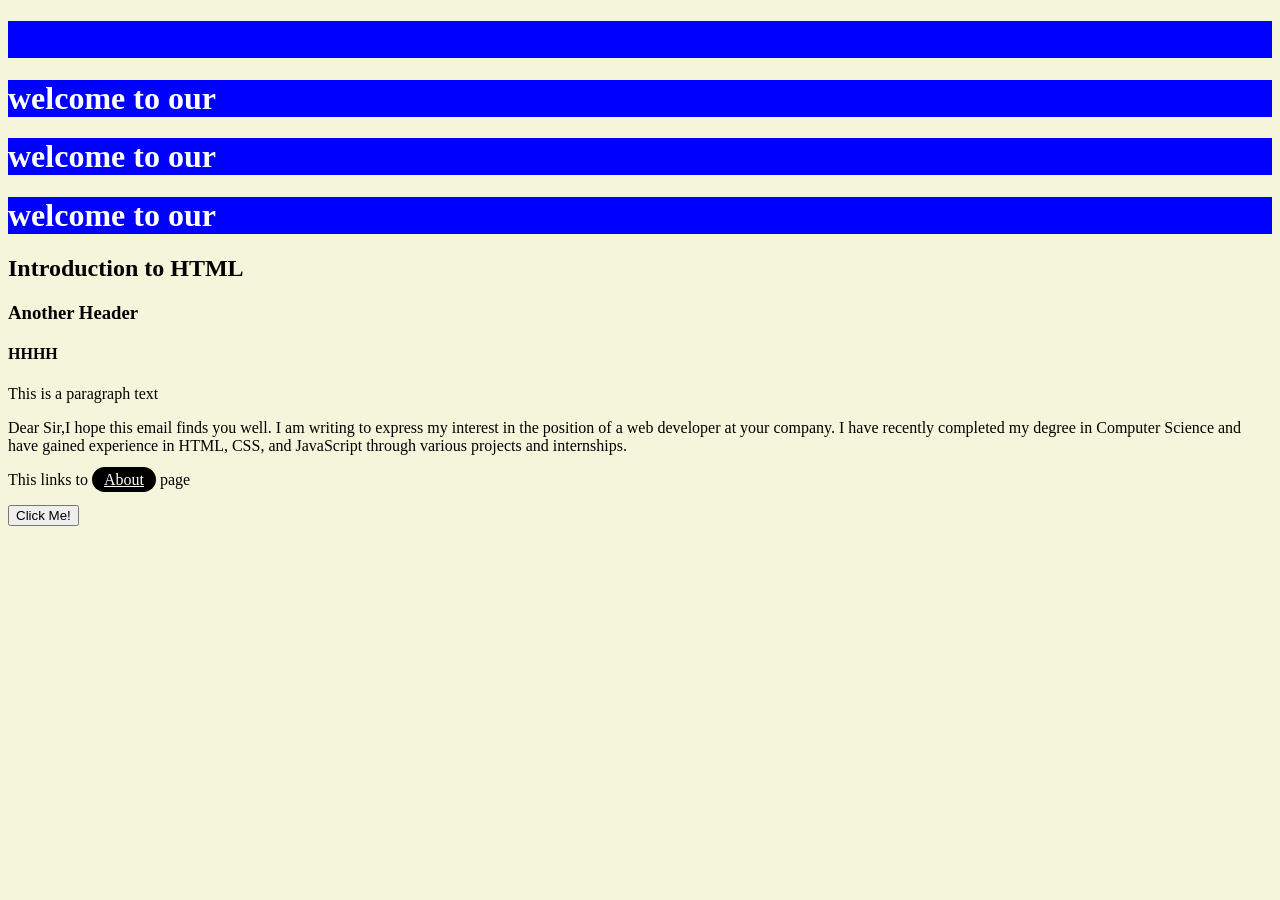
<file: index.html>
<!DOCTYPE html>
<html lang="en">

<head>
  <link rel="stylesheet" href="styles.css">

  <meta charset="UTF-8">
  <meta name="viewport" content="width=device-width, initial-scale=1.0">
  <title>My First Website</title>

</head>

<!--  
this is the body of the website that handle
-->

<body>
  <!-- for comments, use ctrl + / -->
  
  <!-- this is an example of inline styliing in html  -->
  <h1 class="first" id="first">welcome to our class</h1>

  <h1 >welcome to our </h1>
  <h1>welcome to our </h1>
  <h1>welcome to our </h1>

  <h2>Introduction to HTML</h2>
  <h3>Another Header</h3>
  <h4>HHHH</h4>
  <p>This is a paragraph text</p>

  <!-- trying a paragraph -->

  <p>
    Dear Sir,I hope this email finds you well. I am writing to express my interest in the position of a web developer at your company. I have recently completed my degree in Computer Science and have gained experience in HTML, CSS, and JavaScript through various projects and internships.
  </p>

<!-- your comment does not run -->

<p>This links to 
  <a  class="button" 
      href="about.html"
      >About</a> 
  page
</p>

<button>Click Me!</button>

</body>

</html>

<!-- CSS Notes

1. Inline Styling: inside your html elements using style attribute
2. using <style> tag in the head section
3. external syling
-->
</file>
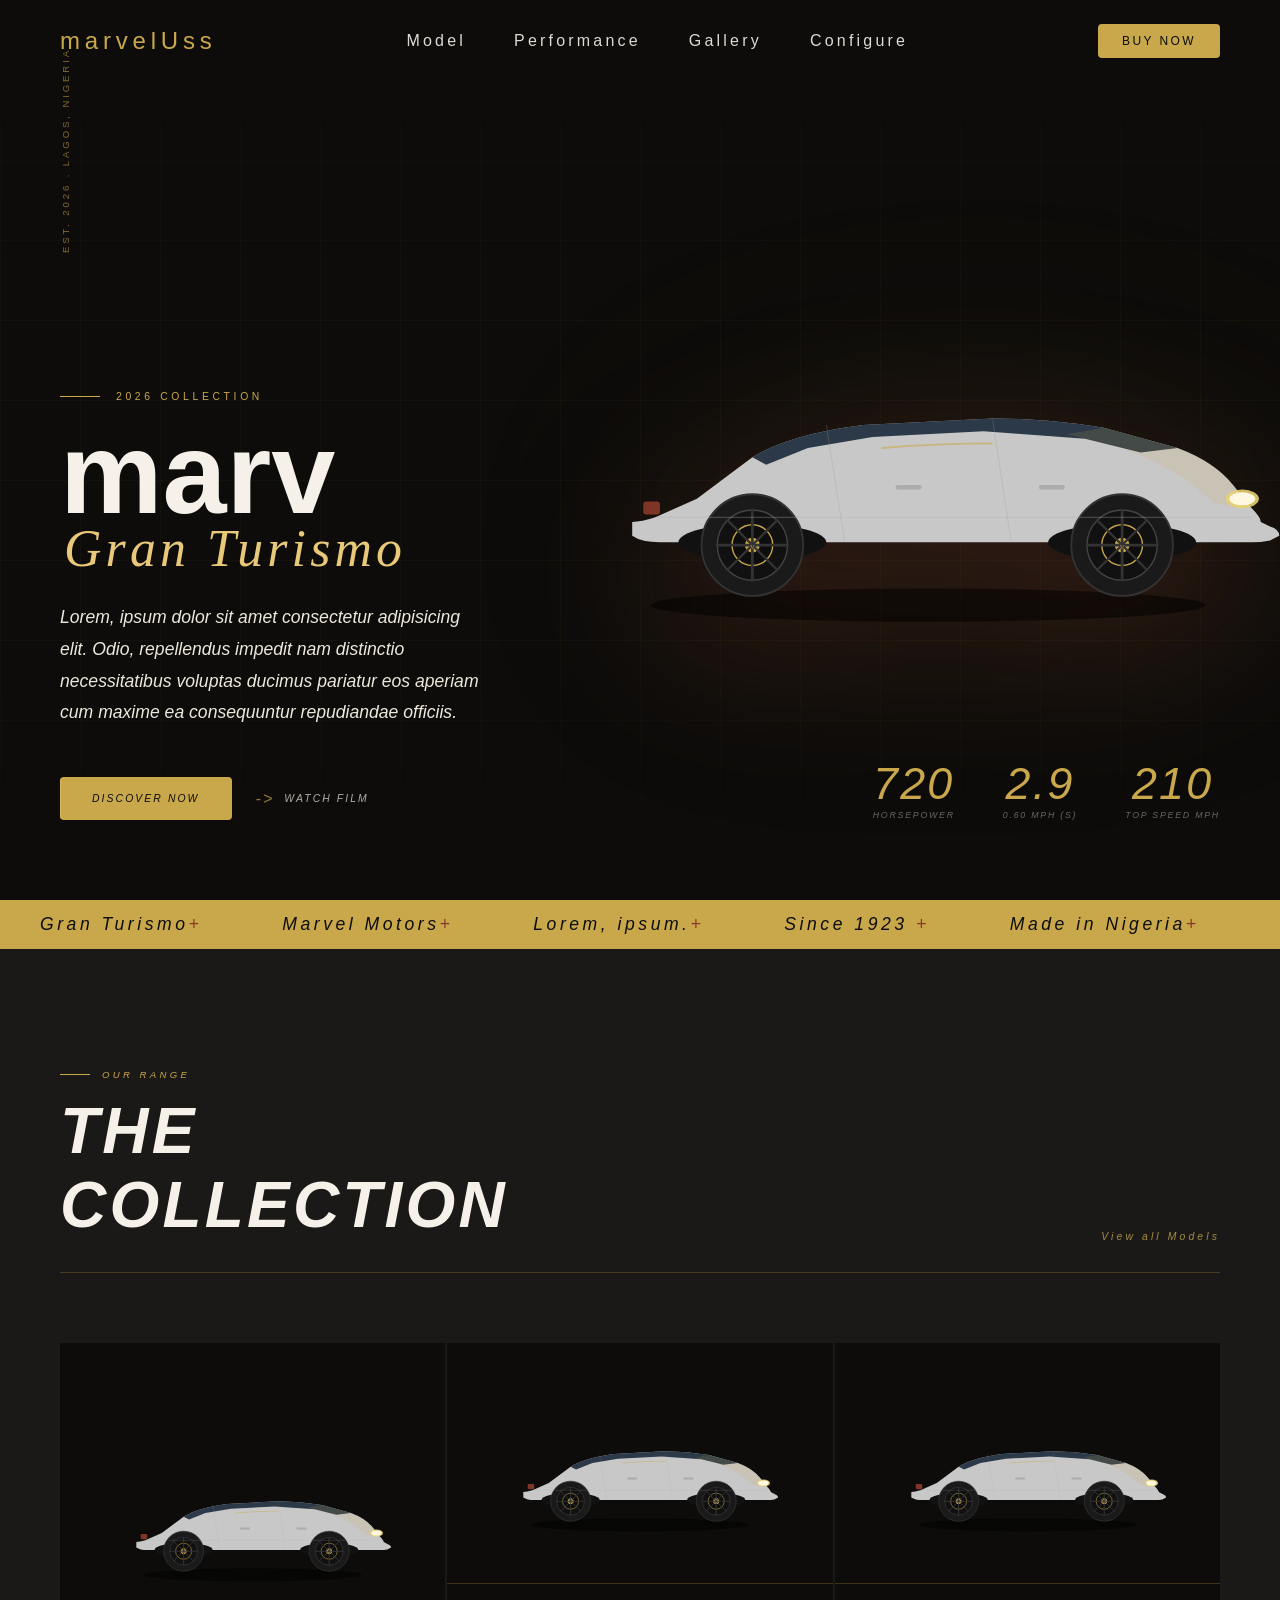
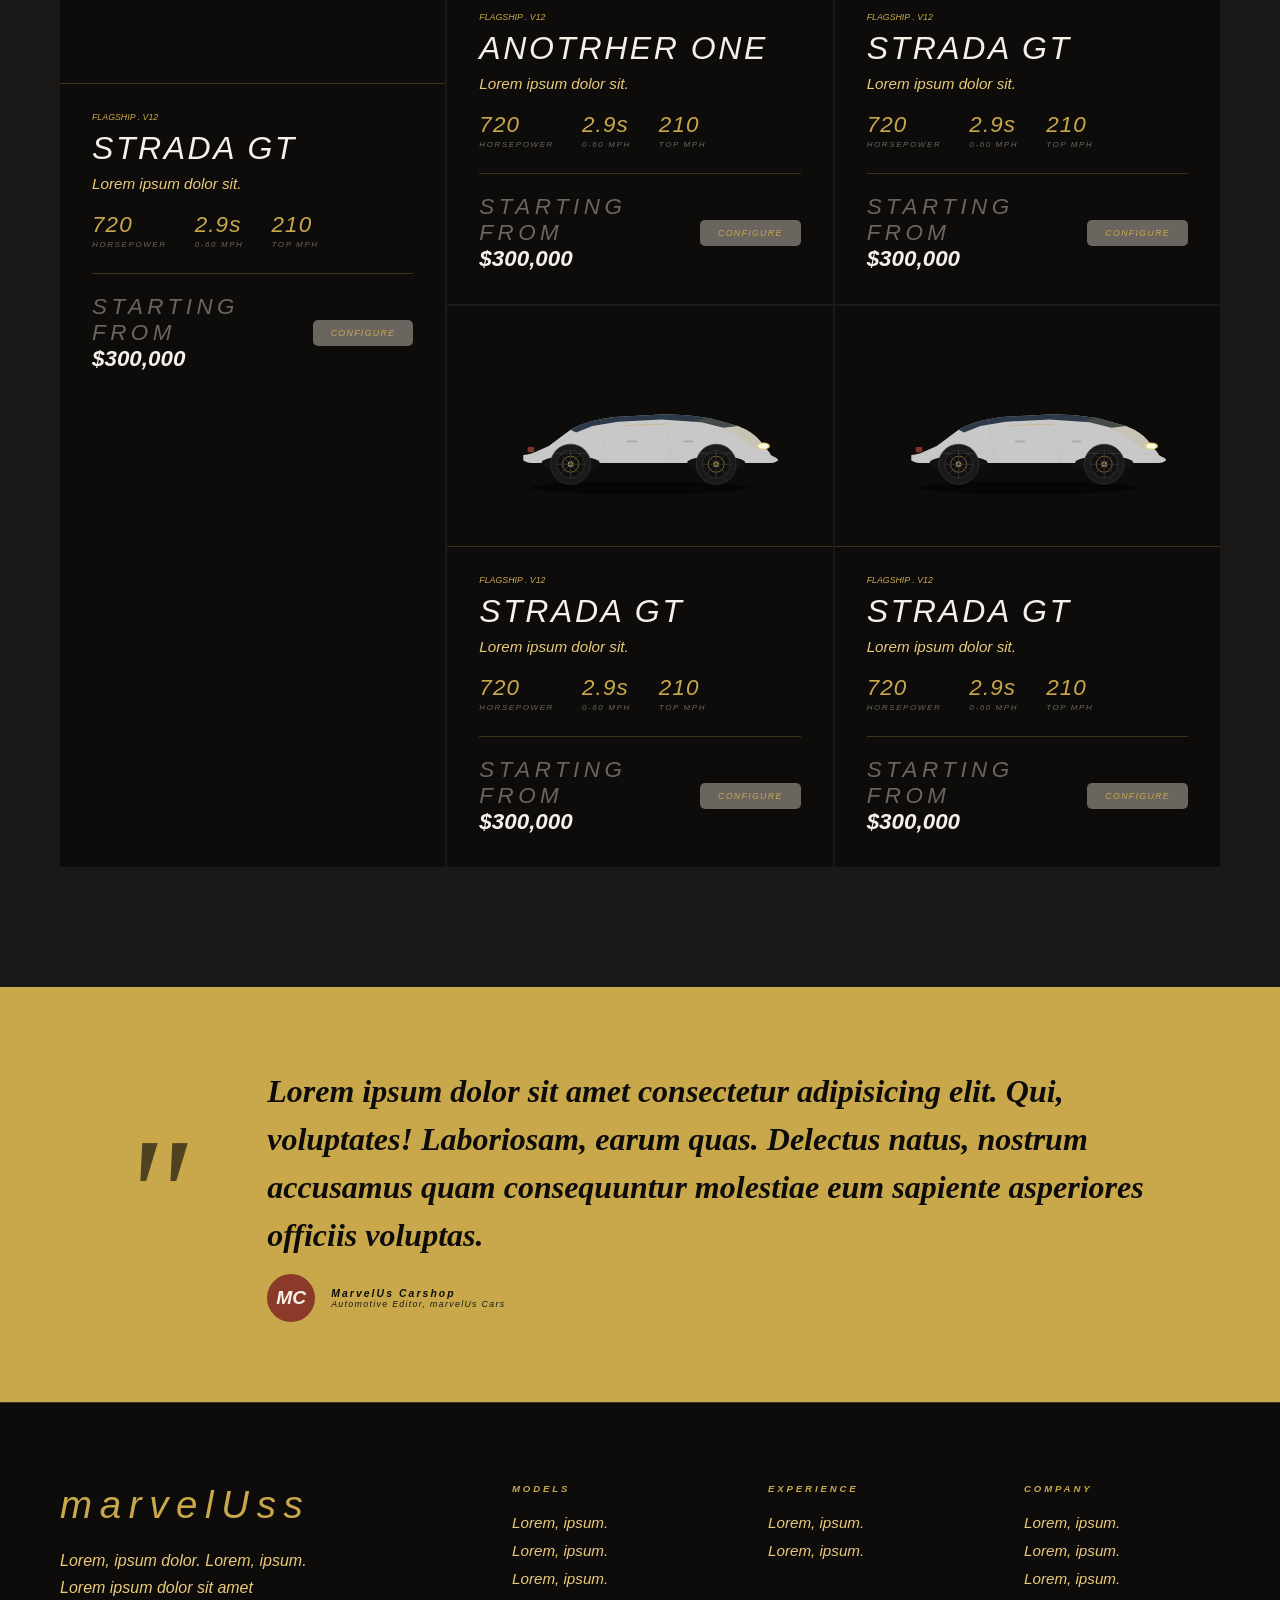
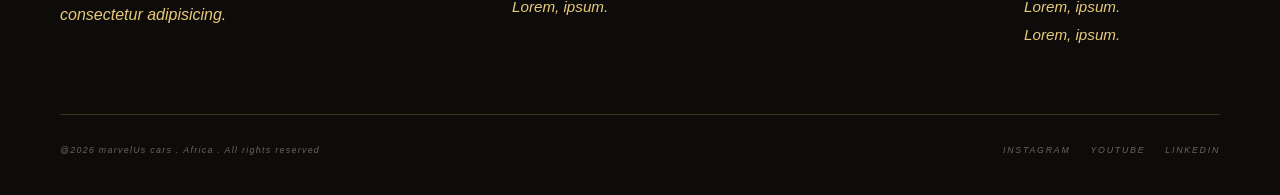
<file: car_website/index.html>
<!DOCTYPE html>
<html lang="en">

<head>
  <meta charset="UTF-8">
  <meta name="viewport" content="width=device-width, initial-scale=1.0">
  <title>marvelUs Car Shop</title>

  <!-- my homepage style sheet -->
  <link rel="stylesheet" href="./styles/style.css">
</head>

<body>

  <!-- nav -->
  <nav>
    <!-- logo -->
    <a class="nav-logo" href="#">marvelUss</a>

    <!-- navigation links /nav links -->
    <ul class="nav-links">
      <li>
        <a href="">Model</a>
      </li>
      <li>
        <a href="">Performance</a>
      </li>
      <li>
        <a href="">Gallery</a>
      </li>
      <li>
        <a href="">Configure</a>
      </li>
    </ul>

    <a class="nav-cta" href="">Buy Now</a>
  </nav>

  <!-- hero -->
  <section class="hero">
    <div class="hero-bg"></div>
    <div class="hero-grid"></div>

    <span class="hero-tag">Est. 2026 . lagos, Nigeria</span>

    <!-- our car -->
    <div class="hero-car">
      <svg viewBox="0 0 900 400" xmlns="http://www.w3.org/2000/svg" class="car-svg">
        <!-- Shadow -->
        <ellipse cx="450" cy="370" rx="300" ry="18" fill="rgba(0,0,0,0.5)" />
        <!-- Body -->
        <path
          d="M130 280 Q140 280 155 275 L200 255 L260 210 Q300 185 380 175 L520 168 Q580 168 640 178 L720 200 Q760 215 780 240 L800 265 Q810 275 810 280 L820 285 Q830 288 830 295 L820 300 Q810 302 800 302 L160 302 Q140 302 130 295 Z"
          fill="#c8c8c8" />
        <!-- Glass top -->
        <path
          d="M260 210 Q300 185 380 175 L520 168 Q580 168 640 178 L720 200 L680 205 L620 190 L510 182 L390 188 L320 200 L275 218 Z"
          fill="#1a2a3a" opacity="0.9" />
        <!-- Hood stripe gold -->
        <path d="M640 178 L720 200 Q760 215 780 240 L800 265 L760 260 L730 235 Q700 215 660 200 L600 185 Z"
          fill="#c9a84c" opacity="0.15" />
        <!-- Wheel arches -->
        <ellipse cx="260" cy="302" rx="80" ry="20" fill="#111" />
        <ellipse cx="660" cy="302" rx="80" ry="20" fill="#111" />
        <!-- Wheels back -->
        <circle cx="260" cy="305" r="55" fill="#1a1a1a" stroke="#333" stroke-width="2" />
        <circle cx="260" cy="305" r="38" fill="#111" stroke="#444" stroke-width="1.5" />
        <circle cx="260" cy="305" r="22" fill="#0d0d0d" stroke="#c9a84c" stroke-width="1.5" />
        <circle cx="260" cy="305" r="8" fill="#c9a84c" />
        <!-- Spokes back -->
        <line x1="260" y1="267" x2="260" y2="343" stroke="#333" stroke-width="3" stroke-linecap="round" />
        <line x1="222" y1="305" x2="298" y2="305" stroke="#333" stroke-width="3" stroke-linecap="round" />
        <line x1="233" y1="278" x2="287" y2="332" stroke="#333" stroke-width="2.5" stroke-linecap="round" />
        <line x1="287" y1="278" x2="233" y2="332" stroke="#333" stroke-width="2.5" stroke-linecap="round" />
        <!-- Wheels front -->
        <circle cx="660" cy="305" r="55" fill="#1a1a1a" stroke="#333" stroke-width="2" />
        <circle cx="660" cy="305" r="38" fill="#111" stroke="#444" stroke-width="1.5" />
        <circle cx="660" cy="305" r="22" fill="#0d0d0d" stroke="#c9a84c" stroke-width="1.5" />
        <circle cx="660" cy="305" r="8" fill="#c9a84c" />
        <!-- Spokes front -->
        <line x1="660" y1="267" x2="660" y2="343" stroke="#333" stroke-width="3" stroke-linecap="round" />
        <line x1="622" y1="305" x2="698" y2="305" stroke="#333" stroke-width="3" stroke-linecap="round" />
        <line x1="633" y1="278" x2="687" y2="332" stroke="#333" stroke-width="2.5" stroke-linecap="round" />
        <line x1="687" y1="278" x2="633" y2="332" stroke="#333" stroke-width="2.5" stroke-linecap="round" />
        <!-- Side detail -->
        <path d="M155 275 L800 275" stroke="#b0b0b0" stroke-width="1.5" opacity="0.3" />
        <path d="M400 200 Q460 195 520 195" stroke="#c9a84c" stroke-width="2" opacity="0.6" fill="none" />
        <!-- Headlight -->
        <ellipse cx="790" cy="255" rx="18" ry="10" fill="#e8d070" opacity="0.9" />
        <ellipse cx="790" cy="255" rx="14" ry="7" fill="#fff8e0" />
        <!-- Tail light -->
        <rect x="142" y="258" width="18" height="14" rx="3" fill="#8b3a2a" opacity="0.9" />
        <!-- Door lines -->
        <path d="M340 175 L360 302" stroke="#999" stroke-width="1" opacity="0.3" fill="none" />
        <path d="M520 170 L540 302" stroke="#999" stroke-width="1" opacity="0.3" fill="none" />
        <!-- Door handles -->
        <rect x="415" y="240" width="28" height="5" rx="2.5" fill="#999" opacity="0.6" />
        <rect x="570" y="240" width="28" height="5" rx="2.5" fill="#999" opacity="0.6" />
        <!-- Logo on wheel center -->
        <text x="260" y="309" text-anchor="middle" font-size="7" fill="#c9a84c" font-family="Georgia">V</text>
        <text x="660" y="309" text-anchor="middle" font-size="7" fill="#c9a84c" font-family="Georgia">V</text>
      </svg>
    </div>

    <!-- hero content -->
    <div class="hero-content">
      <div class="hero-eyebrow">2026 Collection</div>
      <h1 class="hero-title">marv<em>Gran Turismo</>
      </h1>
      <p class="hero-desc">Lorem, ipsum dolor sit amet consectetur adipisicing elit. Odio, repellendus impedit nam
        distinctio necessitatibus voluptas ducimus pariatur eos aperiam cum maxime ea consequuntur repudiandae officiis.
      </p>

      <!-- actions -->
      <div class="hero-actions">
        <a class="btn-primary" href="#"><span>Discover Now</span></a>
        <a class="btn-secondary" href="#">Watch Film</a>
      </div>
    </div>

    <!-- stats -->
    <div class="hero-stats">

      <div class="stat-item">
        <span class="stat-num">720</span>
        <span class="stat-label">Horsepower</span>
      </div>

      <div class="stat-item">
        <span class="stat-num">2.9</span>
        <span class="stat-label">0.60 mph (s)</span>
      </div>

      <div class="stat-item">
        <span class="stat-num">210</span>
        <span class="stat-label">Top Speed mph</span>
      </div>

    </div>

  </section>


  <!-- marquee -->
  <div class="marquee-strip">
    <div class="marquee-inner">
      <span class="marquee-item">Gran Turismo<span class="marquee-dot">+</span> </span>
      <span class="marquee-item">Marvel Motors<span class="marquee-dot">+</span> </span>
      <span class="marquee-item">Lorem, ipsum.<span class="marquee-dot">+</span> </span>
      <span class="marquee-item">Since 1923 <span class="marquee-dot">+</span> </span>
      <span class="marquee-item">Made in Nigeria<span class="marquee-dot">+</span> </span>
      <span class="marquee-item">Gran Turismo<span class="marquee-dot">+</span> </span>
      <span class="marquee-item">Marvel Motors<span class="marquee-dot">+</span> </span>
      <span class="marquee-item">Lorem, ipsum.<span class="marquee-dot">+</span> </span>
      <span class="marquee-item">Made in Nigeria<span class="marquee-dot">+</span> </span>
      <span class="marquee-item">Gran Turismo<span class="marquee-dot">+</span> </span>
      <span class="marquee-item">Marvel Motors<span class="marquee-dot">+</span> </span>
      <span class="marquee-item">Lorem, ipsum.<span class="marquee-dot">+</span> </span>
      <span class="marquee-item">Since 1923<span class="marquee-dot">+</span> </span>
    </div>
  </div>


  <!-- cars {models} section -->
  <section class="models">

    <div class="section-header">
      <div>
        <div class="section-label">Our Range</div>
        <h2 class="section-title">THE <br> COLLECTION</h2>
      </div>
      <a href="#" class="section-link">View all Models</a>
    </div>

    <div class="models-grid">

      <!-- first card- Large -->
      <div class="model-card">
        <div class="model-visual">
          <div class="model-bg bg-1"></div>

          <!-- importing car SVG -->
          <svg viewBox="0 0 900 400" xmlns="http://www.w3.org/2000/svg" class="car-svg another-class ">
            <!-- Shadow -->
            <ellipse cx="450" cy="370" rx="300" ry="18" fill="rgba(0,0,0,0.5)" />
            <!-- Body -->
            <path
              d="M130 280 Q140 280 155 275 L200 255 L260 210 Q300 185 380 175 L520 168 Q580 168 640 178 L720 200 Q760 215 780 240 L800 265 Q810 275 810 280 L820 285 Q830 288 830 295 L820 300 Q810 302 800 302 L160 302 Q140 302 130 295 Z"
              fill="#c8c8c8" />
            <!-- Glass top -->
            <path
              d="M260 210 Q300 185 380 175 L520 168 Q580 168 640 178 L720 200 L680 205 L620 190 L510 182 L390 188 L320 200 L275 218 Z"
              fill="#1a2a3a" opacity="0.9" />
            <!-- Hood stripe gold -->
            <path d="M640 178 L720 200 Q760 215 780 240 L800 265 L760 260 L730 235 Q700 215 660 200 L600 185 Z"
              fill="#c9a84c" opacity="0.15" />
            <!-- Wheel arches -->
            <ellipse cx="260" cy="302" rx="80" ry="20" fill="#111" />
            <ellipse cx="660" cy="302" rx="80" ry="20" fill="#111" />
            <!-- Wheels back -->
            <circle cx="260" cy="305" r="55" fill="#1a1a1a" stroke="#333" stroke-width="2" />
            <circle cx="260" cy="305" r="38" fill="#111" stroke="#444" stroke-width="1.5" />
            <circle cx="260" cy="305" r="22" fill="#0d0d0d" stroke="#c9a84c" stroke-width="1.5" />
            <circle cx="260" cy="305" r="8" fill="#c9a84c" />
            <!-- Spokes back -->
            <line x1="260" y1="267" x2="260" y2="343" stroke="#333" stroke-width="3" stroke-linecap="round" />
            <line x1="222" y1="305" x2="298" y2="305" stroke="#333" stroke-width="3" stroke-linecap="round" />
            <line x1="233" y1="278" x2="287" y2="332" stroke="#333" stroke-width="2.5" stroke-linecap="round" />
            <line x1="287" y1="278" x2="233" y2="332" stroke="#333" stroke-width="2.5" stroke-linecap="round" />
            <!-- Wheels front -->
            <circle cx="660" cy="305" r="55" fill="#1a1a1a" stroke="#333" stroke-width="2" />
            <circle cx="660" cy="305" r="38" fill="#111" stroke="#444" stroke-width="1.5" />
            <circle cx="660" cy="305" r="22" fill="#0d0d0d" stroke="#c9a84c" stroke-width="1.5" />
            <circle cx="660" cy="305" r="8" fill="#c9a84c" />
            <!-- Spokes front -->
            <line x1="660" y1="267" x2="660" y2="343" stroke="#333" stroke-width="3" stroke-linecap="round" />
            <line x1="622" y1="305" x2="698" y2="305" stroke="#333" stroke-width="3" stroke-linecap="round" />
            <line x1="633" y1="278" x2="687" y2="332" stroke="#333" stroke-width="2.5" stroke-linecap="round" />
            <line x1="687" y1="278" x2="633" y2="332" stroke="#333" stroke-width="2.5" stroke-linecap="round" />
            <!-- Side detail -->
            <path d="M155 275 L800 275" stroke="#b0b0b0" stroke-width="1.5" opacity="0.3" />
            <path d="M400 200 Q460 195 520 195" stroke="#c9a84c" stroke-width="2" opacity="0.6" fill="none" />
            <!-- Headlight -->
            <ellipse cx="790" cy="255" rx="18" ry="10" fill="#e8d070" opacity="0.9" />
            <ellipse cx="790" cy="255" rx="14" ry="7" fill="#fff8e0" />
            <!-- Tail light -->
            <rect x="142" y="258" width="18" height="14" rx="3" fill="#8b3a2a" opacity="0.9" />
            <!-- Door lines -->
            <path d="M340 175 L360 302" stroke="#999" stroke-width="1" opacity="0.3" fill="none" />
            <path d="M520 170 L540 302" stroke="#999" stroke-width="1" opacity="0.3" fill="none" />
            <!-- Door handles -->
            <rect x="415" y="240" width="28" height="5" rx="2.5" fill="#999" opacity="0.6" />
            <rect x="570" y="240" width="28" height="5" rx="2.5" fill="#999" opacity="0.6" />
            <!-- Logo on wheel center -->
            <text x="260" y="309" text-anchor="middle" font-size="7" fill="#c9a84c" font-family="Georgia">V</text>
            <text x="660" y="309" text-anchor="middle" font-size="7" fill="#c9a84c" font-family="Georgia">V</text>
          </svg>

        </div>

        <div class="model-info">
          <!-- badge, name, price, stats, amount -->
          <div class="model-badge">Flagship . V12</div>
          <div class="model-name">STRADA GT</div>
          <div class="model-tagline">Lorem ipsum dolor sit.</div>

          <div class="model-specs">

            <!-- we have three specs -->
            <div class="spec">
              <div class="spec-val">720</div>
              <div class="spec-key">Horsepower</div>
            </div>

            <div class="spec">
              <div class="spec-val">2.9s</div>
              <div class="spec-key">0-60 mph</div>
            </div>

            <div class="spec">
              <div class="spec-val">210</div>
              <div class="spec-key">Top mph</div>
            </div>

          </div>

          <div class="model-price">
            <div>
              <div class="price-label">starting from</div>
              <div class="price-val">$300,000</div>
            </div>
            <a href="#" class="price-btn">configure</a>
          </div>
        </div>

      </div>

      <!-- second card -->
      <div class="model-card">
        <div class="model-visual">
          <div class="model-bg bg-2"></div>

          <!-- importing car SVG -->
          <svg viewBox="0 0 900 400" xmlns="http://www.w3.org/2000/svg" class="car-svg another-class ">
            <!-- Shadow -->
            <ellipse cx="450" cy="370" rx="300" ry="18" fill="rgba(0,0,0,0.5)" />
            <!-- Body -->
            <path
              d="M130 280 Q140 280 155 275 L200 255 L260 210 Q300 185 380 175 L520 168 Q580 168 640 178 L720 200 Q760 215 780 240 L800 265 Q810 275 810 280 L820 285 Q830 288 830 295 L820 300 Q810 302 800 302 L160 302 Q140 302 130 295 Z"
              fill="#c8c8c8" />
            <!-- Glass top -->
            <path
              d="M260 210 Q300 185 380 175 L520 168 Q580 168 640 178 L720 200 L680 205 L620 190 L510 182 L390 188 L320 200 L275 218 Z"
              fill="#1a2a3a" opacity="0.9" />
            <!-- Hood stripe gold -->
            <path d="M640 178 L720 200 Q760 215 780 240 L800 265 L760 260 L730 235 Q700 215 660 200 L600 185 Z"
              fill="#c9a84c" opacity="0.15" />
            <!-- Wheel arches -->
            <ellipse cx="260" cy="302" rx="80" ry="20" fill="#111" />
            <ellipse cx="660" cy="302" rx="80" ry="20" fill="#111" />
            <!-- Wheels back -->
            <circle cx="260" cy="305" r="55" fill="#1a1a1a" stroke="#333" stroke-width="2" />
            <circle cx="260" cy="305" r="38" fill="#111" stroke="#444" stroke-width="1.5" />
            <circle cx="260" cy="305" r="22" fill="#0d0d0d" stroke="#c9a84c" stroke-width="1.5" />
            <circle cx="260" cy="305" r="8" fill="#c9a84c" />
            <!-- Spokes back -->
            <line x1="260" y1="267" x2="260" y2="343" stroke="#333" stroke-width="3" stroke-linecap="round" />
            <line x1="222" y1="305" x2="298" y2="305" stroke="#333" stroke-width="3" stroke-linecap="round" />
            <line x1="233" y1="278" x2="287" y2="332" stroke="#333" stroke-width="2.5" stroke-linecap="round" />
            <line x1="287" y1="278" x2="233" y2="332" stroke="#333" stroke-width="2.5" stroke-linecap="round" />
            <!-- Wheels front -->
            <circle cx="660" cy="305" r="55" fill="#1a1a1a" stroke="#333" stroke-width="2" />
            <circle cx="660" cy="305" r="38" fill="#111" stroke="#444" stroke-width="1.5" />
            <circle cx="660" cy="305" r="22" fill="#0d0d0d" stroke="#c9a84c" stroke-width="1.5" />
            <circle cx="660" cy="305" r="8" fill="#c9a84c" />
            <!-- Spokes front -->
            <line x1="660" y1="267" x2="660" y2="343" stroke="#333" stroke-width="3" stroke-linecap="round" />
            <line x1="622" y1="305" x2="698" y2="305" stroke="#333" stroke-width="3" stroke-linecap="round" />
            <line x1="633" y1="278" x2="687" y2="332" stroke="#333" stroke-width="2.5" stroke-linecap="round" />
            <line x1="687" y1="278" x2="633" y2="332" stroke="#333" stroke-width="2.5" stroke-linecap="round" />
            <!-- Side detail -->
            <path d="M155 275 L800 275" stroke="#b0b0b0" stroke-width="1.5" opacity="0.3" />
            <path d="M400 200 Q460 195 520 195" stroke="#c9a84c" stroke-width="2" opacity="0.6" fill="none" />
            <!-- Headlight -->
            <ellipse cx="790" cy="255" rx="18" ry="10" fill="#e8d070" opacity="0.9" />
            <ellipse cx="790" cy="255" rx="14" ry="7" fill="#fff8e0" />
            <!-- Tail light -->
            <rect x="142" y="258" width="18" height="14" rx="3" fill="#8b3a2a" opacity="0.9" />
            <!-- Door lines -->
            <path d="M340 175 L360 302" stroke="#999" stroke-width="1" opacity="0.3" fill="none" />
            <path d="M520 170 L540 302" stroke="#999" stroke-width="1" opacity="0.3" fill="none" />
            <!-- Door handles -->
            <rect x="415" y="240" width="28" height="5" rx="2.5" fill="#999" opacity="0.6" />
            <rect x="570" y="240" width="28" height="5" rx="2.5" fill="#999" opacity="0.6" />
            <!-- Logo on wheel center -->
            <text x="260" y="309" text-anchor="middle" font-size="7" fill="#c9a84c" font-family="Georgia">V</text>
            <text x="660" y="309" text-anchor="middle" font-size="7" fill="#c9a84c" font-family="Georgia">V</text>
          </svg>

        </div>

        <div class="model-info">
          <!-- badge, name, price, stats, amount -->
          <div class="model-badge">Flagship . V12</div>
          <div class="model-name">ANOTRHER ONE</div>
          <div class="model-tagline">Lorem ipsum dolor sit.</div>

          <div class="model-specs">

            <!-- we have three specs -->
            <div class="spec">
              <div class="spec-val">720</div>
              <div class="spec-key">Horsepower</div>
            </div>

            <div class="spec">
              <div class="spec-val">2.9s</div>
              <div class="spec-key">0-60 mph</div>
            </div>

            <div class="spec">
              <div class="spec-val">210</div>
              <div class="spec-key">Top mph</div>
            </div>

          </div>

          <div class="model-price">
            <div>
              <div class="price-label">starting from</div>
              <div class="price-val">$300,000</div>
            </div>
            <a href="#" class="price-btn">configure</a>
          </div>
        </div>

      </div>

      <!-- third card -->
      <div class="model-card">
        <div class="model-visual">
          <div class="model-bg bg-3"></div>

          <!-- importing car SVG -->
          <svg viewBox="0 0 900 400" xmlns="http://www.w3.org/2000/svg" class="car-svg another-class ">
            <!-- Shadow -->
            <ellipse cx="450" cy="370" rx="300" ry="18" fill="rgba(0,0,0,0.5)" />
            <!-- Body -->
            <path
              d="M130 280 Q140 280 155 275 L200 255 L260 210 Q300 185 380 175 L520 168 Q580 168 640 178 L720 200 Q760 215 780 240 L800 265 Q810 275 810 280 L820 285 Q830 288 830 295 L820 300 Q810 302 800 302 L160 302 Q140 302 130 295 Z"
              fill="#c8c8c8" />
            <!-- Glass top -->
            <path
              d="M260 210 Q300 185 380 175 L520 168 Q580 168 640 178 L720 200 L680 205 L620 190 L510 182 L390 188 L320 200 L275 218 Z"
              fill="#1a2a3a" opacity="0.9" />
            <!-- Hood stripe gold -->
            <path d="M640 178 L720 200 Q760 215 780 240 L800 265 L760 260 L730 235 Q700 215 660 200 L600 185 Z"
              fill="#c9a84c" opacity="0.15" />
            <!-- Wheel arches -->
            <ellipse cx="260" cy="302" rx="80" ry="20" fill="#111" />
            <ellipse cx="660" cy="302" rx="80" ry="20" fill="#111" />
            <!-- Wheels back -->
            <circle cx="260" cy="305" r="55" fill="#1a1a1a" stroke="#333" stroke-width="2" />
            <circle cx="260" cy="305" r="38" fill="#111" stroke="#444" stroke-width="1.5" />
            <circle cx="260" cy="305" r="22" fill="#0d0d0d" stroke="#c9a84c" stroke-width="1.5" />
            <circle cx="260" cy="305" r="8" fill="#c9a84c" />
            <!-- Spokes back -->
            <line x1="260" y1="267" x2="260" y2="343" stroke="#333" stroke-width="3" stroke-linecap="round" />
            <line x1="222" y1="305" x2="298" y2="305" stroke="#333" stroke-width="3" stroke-linecap="round" />
            <line x1="233" y1="278" x2="287" y2="332" stroke="#333" stroke-width="2.5" stroke-linecap="round" />
            <line x1="287" y1="278" x2="233" y2="332" stroke="#333" stroke-width="2.5" stroke-linecap="round" />
            <!-- Wheels front -->
            <circle cx="660" cy="305" r="55" fill="#1a1a1a" stroke="#333" stroke-width="2" />
            <circle cx="660" cy="305" r="38" fill="#111" stroke="#444" stroke-width="1.5" />
            <circle cx="660" cy="305" r="22" fill="#0d0d0d" stroke="#c9a84c" stroke-width="1.5" />
            <circle cx="660" cy="305" r="8" fill="#c9a84c" />
            <!-- Spokes front -->
            <line x1="660" y1="267" x2="660" y2="343" stroke="#333" stroke-width="3" stroke-linecap="round" />
            <line x1="622" y1="305" x2="698" y2="305" stroke="#333" stroke-width="3" stroke-linecap="round" />
            <line x1="633" y1="278" x2="687" y2="332" stroke="#333" stroke-width="2.5" stroke-linecap="round" />
            <line x1="687" y1="278" x2="633" y2="332" stroke="#333" stroke-width="2.5" stroke-linecap="round" />
            <!-- Side detail -->
            <path d="M155 275 L800 275" stroke="#b0b0b0" stroke-width="1.5" opacity="0.3" />
            <path d="M400 200 Q460 195 520 195" stroke="#c9a84c" stroke-width="2" opacity="0.6" fill="none" />
            <!-- Headlight -->
            <ellipse cx="790" cy="255" rx="18" ry="10" fill="#e8d070" opacity="0.9" />
            <ellipse cx="790" cy="255" rx="14" ry="7" fill="#fff8e0" />
            <!-- Tail light -->
            <rect x="142" y="258" width="18" height="14" rx="3" fill="#8b3a2a" opacity="0.9" />
            <!-- Door lines -->
            <path d="M340 175 L360 302" stroke="#999" stroke-width="1" opacity="0.3" fill="none" />
            <path d="M520 170 L540 302" stroke="#999" stroke-width="1" opacity="0.3" fill="none" />
            <!-- Door handles -->
            <rect x="415" y="240" width="28" height="5" rx="2.5" fill="#999" opacity="0.6" />
            <rect x="570" y="240" width="28" height="5" rx="2.5" fill="#999" opacity="0.6" />
            <!-- Logo on wheel center -->
            <text x="260" y="309" text-anchor="middle" font-size="7" fill="#c9a84c" font-family="Georgia">V</text>
            <text x="660" y="309" text-anchor="middle" font-size="7" fill="#c9a84c" font-family="Georgia">V</text>
          </svg>

        </div>

        <div class="model-info">
          <!-- badge, name, price, stats, amount -->
          <div class="model-badge">Flagship . V12</div>
          <div class="model-name">STRADA GT</div>
          <div class="model-tagline">Lorem ipsum dolor sit.</div>

          <div class="model-specs">

            <!-- we have three specs -->
            <div class="spec">
              <div class="spec-val">720</div>
              <div class="spec-key">Horsepower</div>
            </div>

            <div class="spec">
              <div class="spec-val">2.9s</div>
              <div class="spec-key">0-60 mph</div>
            </div>

            <div class="spec">
              <div class="spec-val">210</div>
              <div class="spec-key">Top mph</div>
            </div>

          </div>

          <div class="model-price">
            <div>
              <div class="price-label">starting from</div>
              <div class="price-val">$300,000</div>
            </div>
            <a href="#" class="price-btn">configure</a>
          </div>
        </div>

      </div>

      <!-- fourth card -->
      <div class="model-card">
        <div class="model-visual">
          <div class="model-bg bg-4"></div>

          <!-- importing car SVG -->
          <svg viewBox="0 0 900 400" xmlns="http://www.w3.org/2000/svg" class="car-svg another-class ">
            <!-- Shadow -->
            <ellipse cx="450" cy="370" rx="300" ry="18" fill="rgba(0,0,0,0.5)" />
            <!-- Body -->
            <path
              d="M130 280 Q140 280 155 275 L200 255 L260 210 Q300 185 380 175 L520 168 Q580 168 640 178 L720 200 Q760 215 780 240 L800 265 Q810 275 810 280 L820 285 Q830 288 830 295 L820 300 Q810 302 800 302 L160 302 Q140 302 130 295 Z"
              fill="#c8c8c8" />
            <!-- Glass top -->
            <path
              d="M260 210 Q300 185 380 175 L520 168 Q580 168 640 178 L720 200 L680 205 L620 190 L510 182 L390 188 L320 200 L275 218 Z"
              fill="#1a2a3a" opacity="0.9" />
            <!-- Hood stripe gold -->
            <path d="M640 178 L720 200 Q760 215 780 240 L800 265 L760 260 L730 235 Q700 215 660 200 L600 185 Z"
              fill="#c9a84c" opacity="0.15" />
            <!-- Wheel arches -->
            <ellipse cx="260" cy="302" rx="80" ry="20" fill="#111" />
            <ellipse cx="660" cy="302" rx="80" ry="20" fill="#111" />
            <!-- Wheels back -->
            <circle cx="260" cy="305" r="55" fill="#1a1a1a" stroke="#333" stroke-width="2" />
            <circle cx="260" cy="305" r="38" fill="#111" stroke="#444" stroke-width="1.5" />
            <circle cx="260" cy="305" r="22" fill="#0d0d0d" stroke="#c9a84c" stroke-width="1.5" />
            <circle cx="260" cy="305" r="8" fill="#c9a84c" />
            <!-- Spokes back -->
            <line x1="260" y1="267" x2="260" y2="343" stroke="#333" stroke-width="3" stroke-linecap="round" />
            <line x1="222" y1="305" x2="298" y2="305" stroke="#333" stroke-width="3" stroke-linecap="round" />
            <line x1="233" y1="278" x2="287" y2="332" stroke="#333" stroke-width="2.5" stroke-linecap="round" />
            <line x1="287" y1="278" x2="233" y2="332" stroke="#333" stroke-width="2.5" stroke-linecap="round" />
            <!-- Wheels front -->
            <circle cx="660" cy="305" r="55" fill="#1a1a1a" stroke="#333" stroke-width="2" />
            <circle cx="660" cy="305" r="38" fill="#111" stroke="#444" stroke-width="1.5" />
            <circle cx="660" cy="305" r="22" fill="#0d0d0d" stroke="#c9a84c" stroke-width="1.5" />
            <circle cx="660" cy="305" r="8" fill="#c9a84c" />
            <!-- Spokes front -->
            <line x1="660" y1="267" x2="660" y2="343" stroke="#333" stroke-width="3" stroke-linecap="round" />
            <line x1="622" y1="305" x2="698" y2="305" stroke="#333" stroke-width="3" stroke-linecap="round" />
            <line x1="633" y1="278" x2="687" y2="332" stroke="#333" stroke-width="2.5" stroke-linecap="round" />
            <line x1="687" y1="278" x2="633" y2="332" stroke="#333" stroke-width="2.5" stroke-linecap="round" />
            <!-- Side detail -->
            <path d="M155 275 L800 275" stroke="#b0b0b0" stroke-width="1.5" opacity="0.3" />
            <path d="M400 200 Q460 195 520 195" stroke="#c9a84c" stroke-width="2" opacity="0.6" fill="none" />
            <!-- Headlight -->
            <ellipse cx="790" cy="255" rx="18" ry="10" fill="#e8d070" opacity="0.9" />
            <ellipse cx="790" cy="255" rx="14" ry="7" fill="#fff8e0" />
            <!-- Tail light -->
            <rect x="142" y="258" width="18" height="14" rx="3" fill="#8b3a2a" opacity="0.9" />
            <!-- Door lines -->
            <path d="M340 175 L360 302" stroke="#999" stroke-width="1" opacity="0.3" fill="none" />
            <path d="M520 170 L540 302" stroke="#999" stroke-width="1" opacity="0.3" fill="none" />
            <!-- Door handles -->
            <rect x="415" y="240" width="28" height="5" rx="2.5" fill="#999" opacity="0.6" />
            <rect x="570" y="240" width="28" height="5" rx="2.5" fill="#999" opacity="0.6" />
            <!-- Logo on wheel center -->
            <text x="260" y="309" text-anchor="middle" font-size="7" fill="#c9a84c" font-family="Georgia">V</text>
            <text x="660" y="309" text-anchor="middle" font-size="7" fill="#c9a84c" font-family="Georgia">V</text>
          </svg>

        </div>

        <div class="model-info">
          <!-- badge, name, price, stats, amount -->
          <div class="model-badge">Flagship . V12</div>
          <div class="model-name">STRADA GT</div>
          <div class="model-tagline">Lorem ipsum dolor sit.</div>

          <div class="model-specs">

            <!-- we have three specs -->
            <div class="spec">
              <div class="spec-val">720</div>
              <div class="spec-key">Horsepower</div>
            </div>

            <div class="spec">
              <div class="spec-val">2.9s</div>
              <div class="spec-key">0-60 mph</div>
            </div>

            <div class="spec">
              <div class="spec-val">210</div>
              <div class="spec-key">Top mph</div>
            </div>

          </div>

          <div class="model-price">
            <div>
              <div class="price-label">starting from</div>
              <div class="price-val">$300,000</div>
            </div>
            <a href="#" class="price-btn">configure</a>
          </div>
        </div>

      </div>

      <!-- fifth card -->
      <div class="model-card">
        <div class="model-visual">
          <div class="model-bg bg-5"></div>

          <!-- importing car SVG -->
          <svg viewBox="0 0 900 400" xmlns="http://www.w3.org/2000/svg" class="car-svg another-class ">
            <!-- Shadow -->
            <ellipse cx="450" cy="370" rx="300" ry="18" fill="rgba(0,0,0,0.5)" />
            <!-- Body -->
            <path
              d="M130 280 Q140 280 155 275 L200 255 L260 210 Q300 185 380 175 L520 168 Q580 168 640 178 L720 200 Q760 215 780 240 L800 265 Q810 275 810 280 L820 285 Q830 288 830 295 L820 300 Q810 302 800 302 L160 302 Q140 302 130 295 Z"
              fill="#c8c8c8" />
            <!-- Glass top -->
            <path
              d="M260 210 Q300 185 380 175 L520 168 Q580 168 640 178 L720 200 L680 205 L620 190 L510 182 L390 188 L320 200 L275 218 Z"
              fill="#1a2a3a" opacity="0.9" />
            <!-- Hood stripe gold -->
            <path d="M640 178 L720 200 Q760 215 780 240 L800 265 L760 260 L730 235 Q700 215 660 200 L600 185 Z"
              fill="#c9a84c" opacity="0.15" />
            <!-- Wheel arches -->
            <ellipse cx="260" cy="302" rx="80" ry="20" fill="#111" />
            <ellipse cx="660" cy="302" rx="80" ry="20" fill="#111" />
            <!-- Wheels back -->
            <circle cx="260" cy="305" r="55" fill="#1a1a1a" stroke="#333" stroke-width="2" />
            <circle cx="260" cy="305" r="38" fill="#111" stroke="#444" stroke-width="1.5" />
            <circle cx="260" cy="305" r="22" fill="#0d0d0d" stroke="#c9a84c" stroke-width="1.5" />
            <circle cx="260" cy="305" r="8" fill="#c9a84c" />
            <!-- Spokes back -->
            <line x1="260" y1="267" x2="260" y2="343" stroke="#333" stroke-width="3" stroke-linecap="round" />
            <line x1="222" y1="305" x2="298" y2="305" stroke="#333" stroke-width="3" stroke-linecap="round" />
            <line x1="233" y1="278" x2="287" y2="332" stroke="#333" stroke-width="2.5" stroke-linecap="round" />
            <line x1="287" y1="278" x2="233" y2="332" stroke="#333" stroke-width="2.5" stroke-linecap="round" />
            <!-- Wheels front -->
            <circle cx="660" cy="305" r="55" fill="#1a1a1a" stroke="#333" stroke-width="2" />
            <circle cx="660" cy="305" r="38" fill="#111" stroke="#444" stroke-width="1.5" />
            <circle cx="660" cy="305" r="22" fill="#0d0d0d" stroke="#c9a84c" stroke-width="1.5" />
            <circle cx="660" cy="305" r="8" fill="#c9a84c" />
            <!-- Spokes front -->
            <line x1="660" y1="267" x2="660" y2="343" stroke="#333" stroke-width="3" stroke-linecap="round" />
            <line x1="622" y1="305" x2="698" y2="305" stroke="#333" stroke-width="3" stroke-linecap="round" />
            <line x1="633" y1="278" x2="687" y2="332" stroke="#333" stroke-width="2.5" stroke-linecap="round" />
            <line x1="687" y1="278" x2="633" y2="332" stroke="#333" stroke-width="2.5" stroke-linecap="round" />
            <!-- Side detail -->
            <path d="M155 275 L800 275" stroke="#b0b0b0" stroke-width="1.5" opacity="0.3" />
            <path d="M400 200 Q460 195 520 195" stroke="#c9a84c" stroke-width="2" opacity="0.6" fill="none" />
            <!-- Headlight -->
            <ellipse cx="790" cy="255" rx="18" ry="10" fill="#e8d070" opacity="0.9" />
            <ellipse cx="790" cy="255" rx="14" ry="7" fill="#fff8e0" />
            <!-- Tail light -->
            <rect x="142" y="258" width="18" height="14" rx="3" fill="#8b3a2a" opacity="0.9" />
            <!-- Door lines -->
            <path d="M340 175 L360 302" stroke="#999" stroke-width="1" opacity="0.3" fill="none" />
            <path d="M520 170 L540 302" stroke="#999" stroke-width="1" opacity="0.3" fill="none" />
            <!-- Door handles -->
            <rect x="415" y="240" width="28" height="5" rx="2.5" fill="#999" opacity="0.6" />
            <rect x="570" y="240" width="28" height="5" rx="2.5" fill="#999" opacity="0.6" />
            <!-- Logo on wheel center -->
            <text x="260" y="309" text-anchor="middle" font-size="7" fill="#c9a84c" font-family="Georgia">V</text>
            <text x="660" y="309" text-anchor="middle" font-size="7" fill="#c9a84c" font-family="Georgia">V</text>
          </svg>

        </div>

        <div class="model-info">
          <!-- badge, name, price, stats, amount -->
          <div class="model-badge">Flagship . V12</div>
          <div class="model-name">STRADA GT</div>
          <div class="model-tagline">Lorem ipsum dolor sit.</div>

          <div class="model-specs">

            <!-- we have three specs -->
            <div class="spec">
              <div class="spec-val">720</div>
              <div class="spec-key">Horsepower</div>
            </div>

            <div class="spec">
              <div class="spec-val">2.9s</div>
              <div class="spec-key">0-60 mph</div>
            </div>

            <div class="spec">
              <div class="spec-val">210</div>
              <div class="spec-key">Top mph</div>
            </div>

          </div>

          <div class="model-price">
            <div>
              <div class="price-label">starting from</div>
              <div class="price-val">$300,000</div>
            </div>
            <a href="#" class="price-btn">configure</a>
          </div>
        </div>

      </div>


    </div>

  </section>

  <!-- Testimonials section -->
  <div class="testimonial-section">

    <div class="quote-mark">"</div>

    <div>
      <p class="testimonial-text">Lorem ipsum dolor sit amet consectetur adipisicing elit. Qui, voluptates! Laboriosam, earum quas. Delectus natus, nostrum accusamus quam consequuntur molestiae eum sapiente asperiores officiis voluptas.</p>

      <div class="testimonial-author">
        <!-- avatar (dp), name, title -->
        <div class="author-avatar">MC</div>
        <div>
          <div class="author-name">MarvelUs Carshop</div>
          <div class="author-title">Automotive Editor, marvelUs Cars</div>
        </div>
      </div>
    </div>


  </div>


  <!-- footer -->
  <footer>
    <div class="footer-top">

      <!-- logo, footer links (model, experience, company), -->
      <div class="footer-brand">
        <a href="#" class="nav-logo">marvelUss</a>
        <p class="footer-tagline">Lorem, ipsum dolor. Lorem, ipsum. Lorem ipsum dolor sit amet consectetur adipisicing.</p>
        
      </div>

      <!-- footer, model -->
      <div class="footer-col">
        <h5>Models</h5>
        <ul>
          <li><a href="#">Lorem, ipsum.</a></li>
          <li><a href="#">Lorem, ipsum.</a></li>
          <li><a href="#">Lorem, ipsum.</a></li>
          <li><a href="#">Lorem, ipsum.</a></li>
        </ul>

      </div>

      <!-- footer, experience -->
      <div class="footer-col">
        <h5>Experience</h5>
        <ul>
          <li><a href="#">Lorem, ipsum.</a></li>
          <li><a href="#">Lorem, ipsum.</a></li>
        </ul>

      </div>

      <!-- footer, company -->
      <div class="footer-col">
        <h5>Company</h5>
        <ul>
          <li><a href="#">Lorem, ipsum.</a></li>
          <li><a href="#">Lorem, ipsum.</a></li>
          <li><a href="#">Lorem, ipsum.</a></li>
          <li><a href="#">Lorem, ipsum.</a></li>
          <li><a href="#">Lorem, ipsum.</a></li>
        </ul>

      </div>

    </div>

    <div class="footer-bottom">
      <span class="footer-copy">@2026 marvelUs cars . Africa . All rights reserved</span>

      <div class="footer-socials">
        <a class="social-link" href="#">Instagram</a>
        <a class="social-link" href="#">YouTube</a>
        <a class="social-link" href="#">LinkedIn</a>
      </div>
    </div>
  </footer>

</body>

</html>
</file>
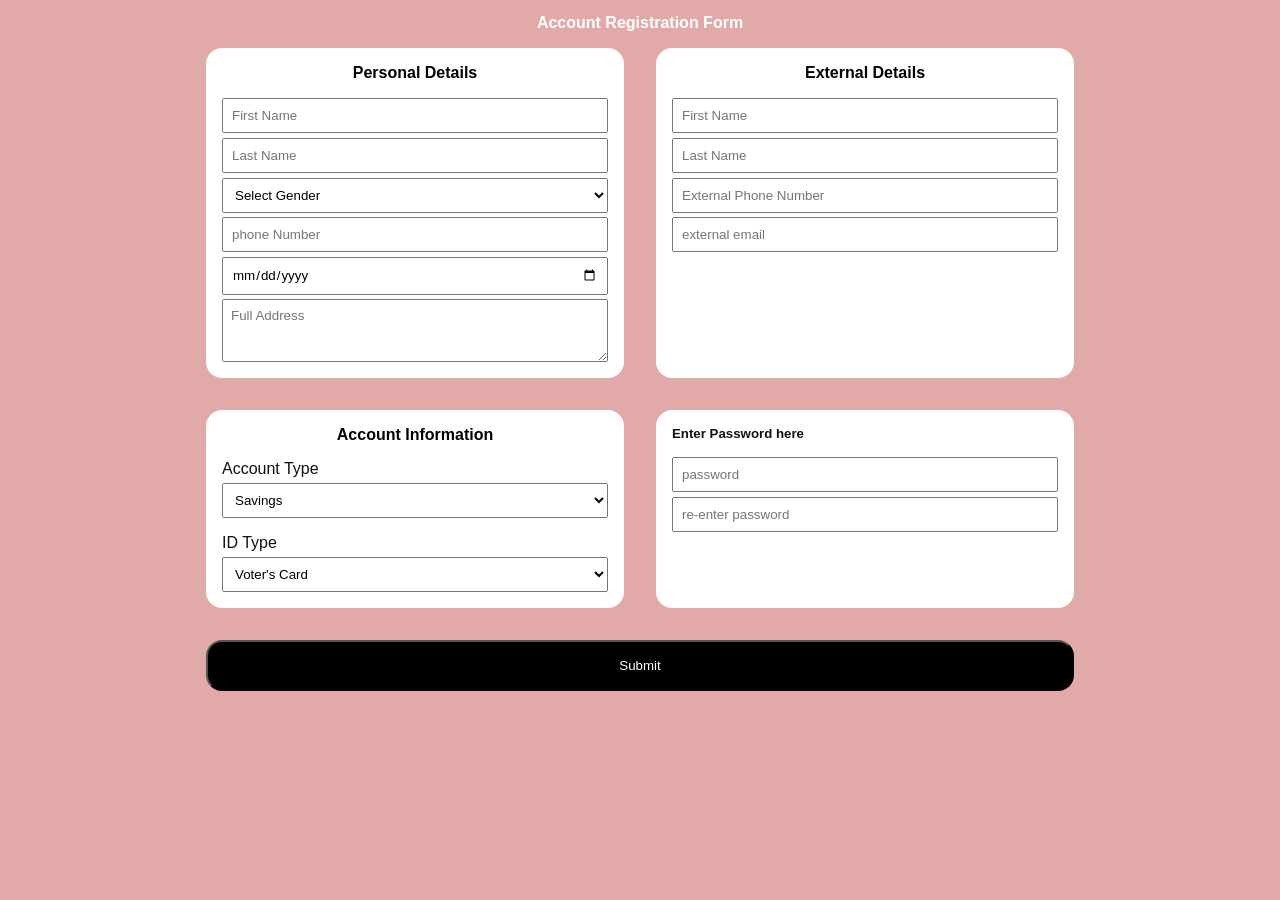
<file: form_class/index.html>
<!DOCTYPE html>
<html lang="en">

<head>
  <meta charset="UTF-8">
  <link rel="stylesheet" href="style.css">
  <meta name="viewport" content="width=device-width, initial-scale=1.0">
  <title>Registration Form</title>
</head>

<body>



  <h1 class="head">Account Registration Form</h1>

  <form class="form-container">
    <!-- first name, last name, dob, email, gender, phone number, address, ext contact info, account type, id card type, id number, password
    1. personal details, 2. account information -->

    <div class="personal-info-section">
      <!-- header, section title -->
      <h1 class="section-title">Personal Details</h1>

      <div class="form-group">
        <input type="text" placeholder="First Name">
        <input type="text" placeholder="Last Name">
        <select>
          <option>Select Gender</option>
          <option value="FEMALE">Female</option>
          <option value="MALE">Male</option>
        </select>
        <input type="number" placeholder="phone Number">
        <input type="date" placeholder="Date of birth">
        <textarea cols="60" rows="3" placeholder="Full Address"></textarea>
      </div>

    </div>

    <div class="ext-contact-section">

      <h1 class="section-title">External Details</h1>
      <div class="form-group">
        <input type="text" placeholder="First Name">
        <input type="text" placeholder="Last Name">
        <input type="number" placeholder="External Phone Number">
        <input type="email" placeholder="external email">
      </div>
      
    </div>

    <div class="account-section">
      <h1 class="section-title">Account Information</h1>
      <div class="form-group">
        <label>Account Type</label>
        <select>
          <option value="1">Savings</option>
          <option value="2">Current</option>
          <option value="3">Domiciliary</option>
        </select>
      </div>

      <div class="form-group">
        
        <label>ID Type</label>
        <select>
          <option value="1">Voter's Card</option>
          <option value="2">Driver's License</option>
          <option value="3">International passport</option>
          <option value="3">others</option>
        </select>
      </div>

    </div>

    <div class="password-section">
      <h5 class="hide">Enter Password here</h5>
      <div class="form-group">
        <input type="password" placeholder="password">
        <input type="password" placeholder="re-enter password">
      </div>
    </div>

    <button class="button">Submit</button>

  </form>

</body>

</html>
</file>
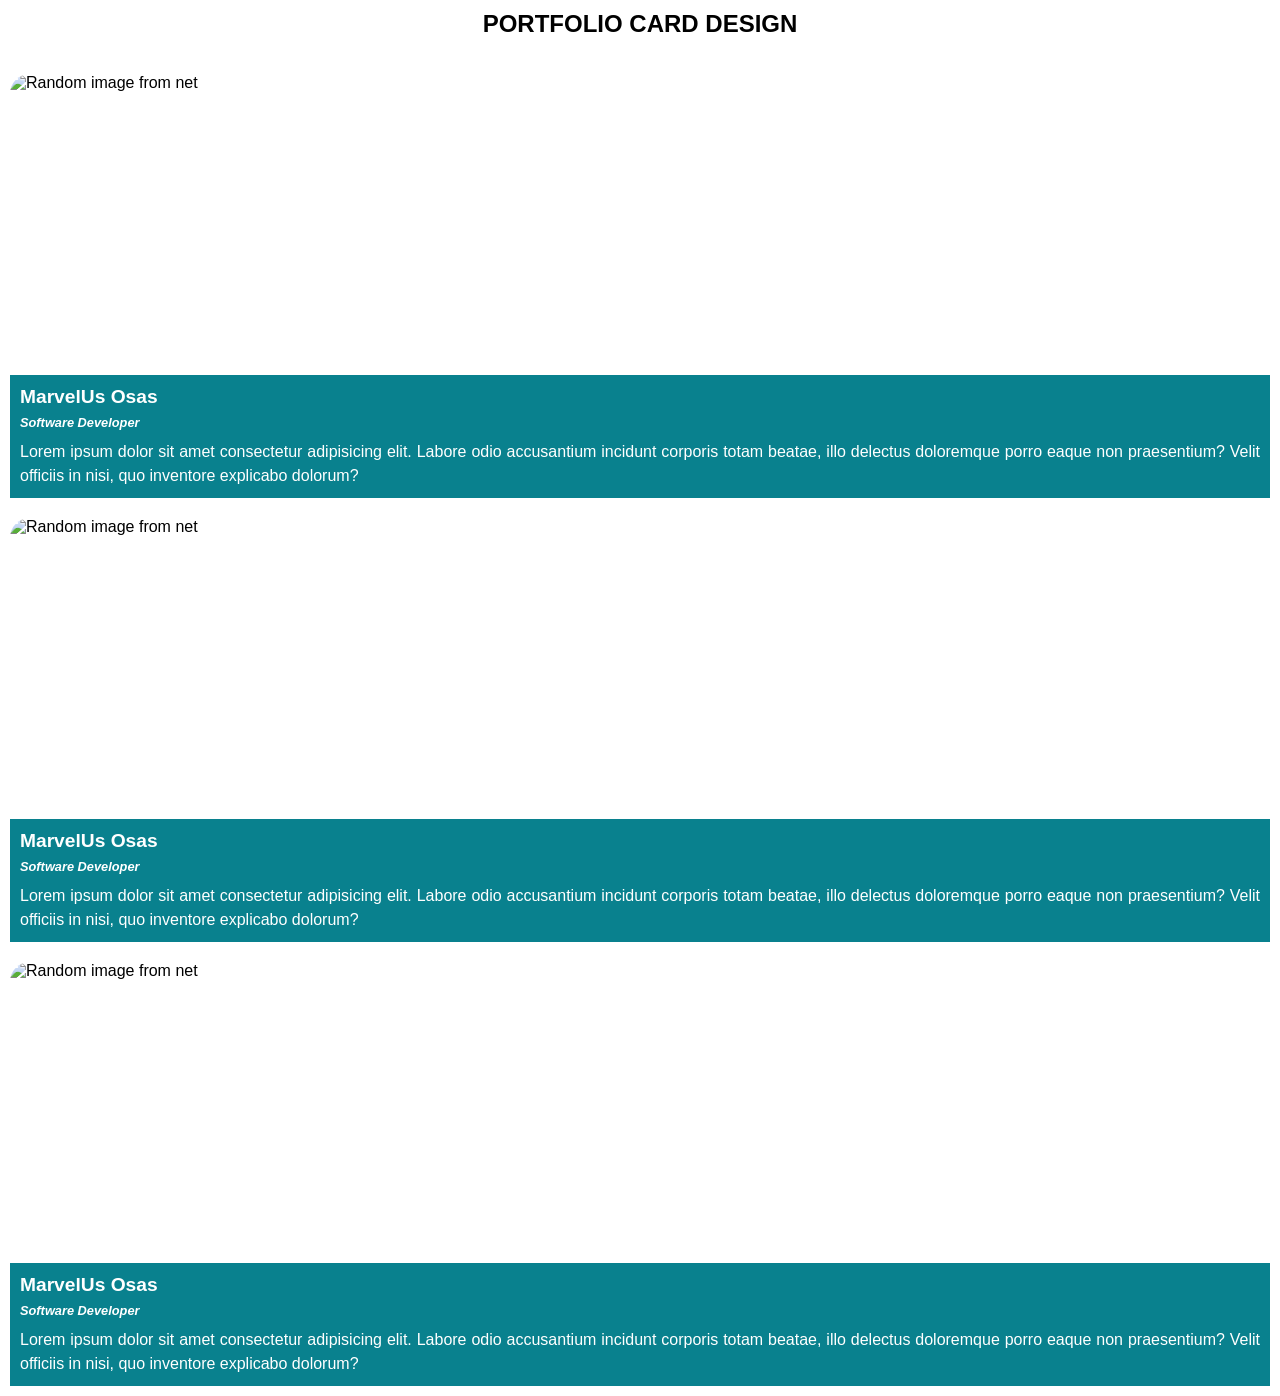
<file: portfolio_card/index.html>
<!DOCTYPE html>
<html lang="en">

<head>
  <meta charset="UTF-8">
  <meta name="viewport" content="width=device-width, initial-scale=1.0">
  <title>Porfolio Card Website</title>
  <link rel="stylesheet" href="style.css">
</head>

<body>

  <div>
    <h1>Portfolio Card Design</h1>
  </div>

  <!-- a portfolio card -->
  <div class="card-grid">

    <!-- first card -->
    <div class="card">
      <!-- 1. image, 2. Name, 3. Bio, 4. Title -->

      <img class="card-image"
        srcset="https://images.unsplash.com/photo-1493612276216-ee3925520721?q=80&w=1064&auto=format&fit=crop&ixlib=rb-4.1.0&ixid=M3wxMjA3fDB8MHxwaG90by1wYWdlfHx8fGVufDB8fHx8fA%3D%3D"
        alt="Random image from net" />

      <div class="card-description">
        <h4 class="card-name">MarvelUs Osas</h4>
        <p class="card-title">Software Developer</p>
        <p class="card-bio">Lorem ipsum dolor sit amet consectetur adipisicing elit. Labore odio accusantium incidunt
          corporis totam beatae, illo delectus doloremque porro eaque non praesentium? Velit officiis in nisi, quo
          inventore explicabo dolorum?</p>
      </div>

    </div>

    <!-- second card -->
    <div class="card">
      <!-- 1. image, 2. Name, 3. Bio, 4. Title -->

      <img class="card-image"
        srcset="https://images.unsplash.com/photo-1493612276216-ee3925520721?q=80&w=1064&auto=format&fit=crop&ixlib=rb-4.1.0&ixid=M3wxMjA3fDB8MHxwaG90by1wYWdlfHx8fGVufDB8fHx8fA%3D%3D"
        alt="Random image from net" />

      <div class="card-description">
        <h4 class="card-name">MarvelUs Osas</h4>
        <p class="card-title">Software Developer</p>
        <p class="card-bio">Lorem ipsum dolor sit amet consectetur adipisicing elit. Labore odio accusantium incidunt
          corporis totam beatae, illo delectus doloremque porro eaque non praesentium? Velit officiis in nisi, quo
          inventore explicabo dolorum?</p>
      </div>

    </div>

    <!-- third card -->
    <div class="card">
      <!-- 1. image, 2. Name, 3. Bio, 4. Title -->

      <img class="card-image"
        srcset="https://images.unsplash.com/photo-1493612276216-ee3925520721?q=80&w=1064&auto=format&fit=crop&ixlib=rb-4.1.0&ixid=M3wxMjA3fDB8MHxwaG90by1wYWdlfHx8fGVufDB8fHx8fA%3D%3D"
        alt="Random image from net" />

      <div class="card-description">
        <h4 class="card-name">MarvelUs Osas</h4>
        <p class="card-title">Software Developer</p>
        <p class="card-bio">Lorem ipsum dolor sit amet consectetur adipisicing elit. Labore odio accusantium incidunt
          corporis totam beatae, illo delectus doloremque porro eaque non praesentium? Velit officiis in nisi, quo
          inventore explicabo dolorum?</p>
      </div>

    </div>

  </div>

</body>

</html>
</file>
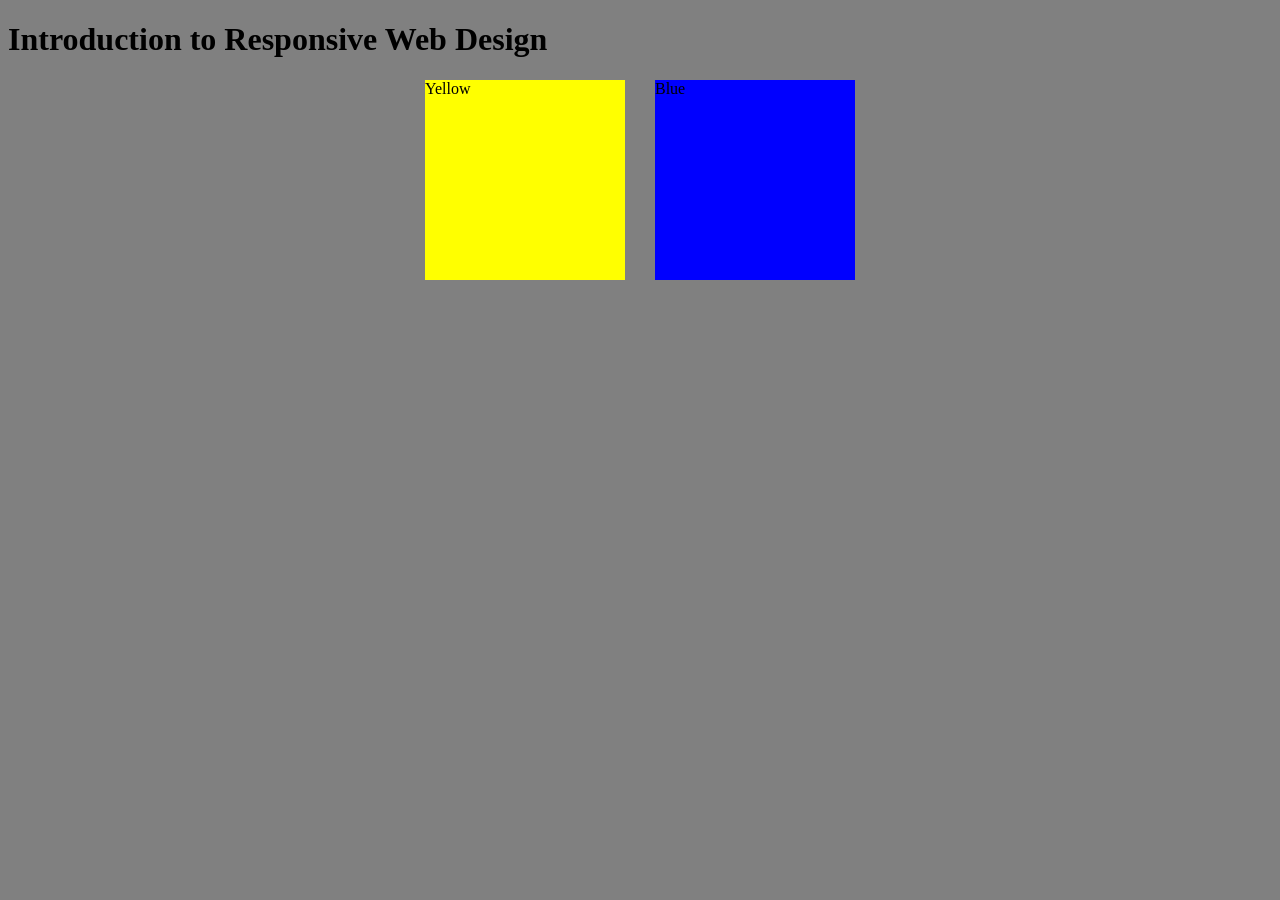
<file: responsive_design/index.html>
<!DOCTYPE html>
<html lang="en">
<head>
  <meta charset="UTF-8">
  <link rel="stylesheet" href="style.css">
  <meta name="viewport" content="width=device-width, initial-scale=1.0">
  <title>Introduction to Responsive Web Design</title>
</head>
<body>

  <h1>Introduction to Responsive Web Design</h1>

  <section class="desktop">
    <div class="yellow">Yellow</div>
    <div class="blue">Blue</div>
  </section>

  <section class="mobile">
    <div class="red">red</div>
    <div class="black">black</div>
  </section>

</body>
</html>
</file>
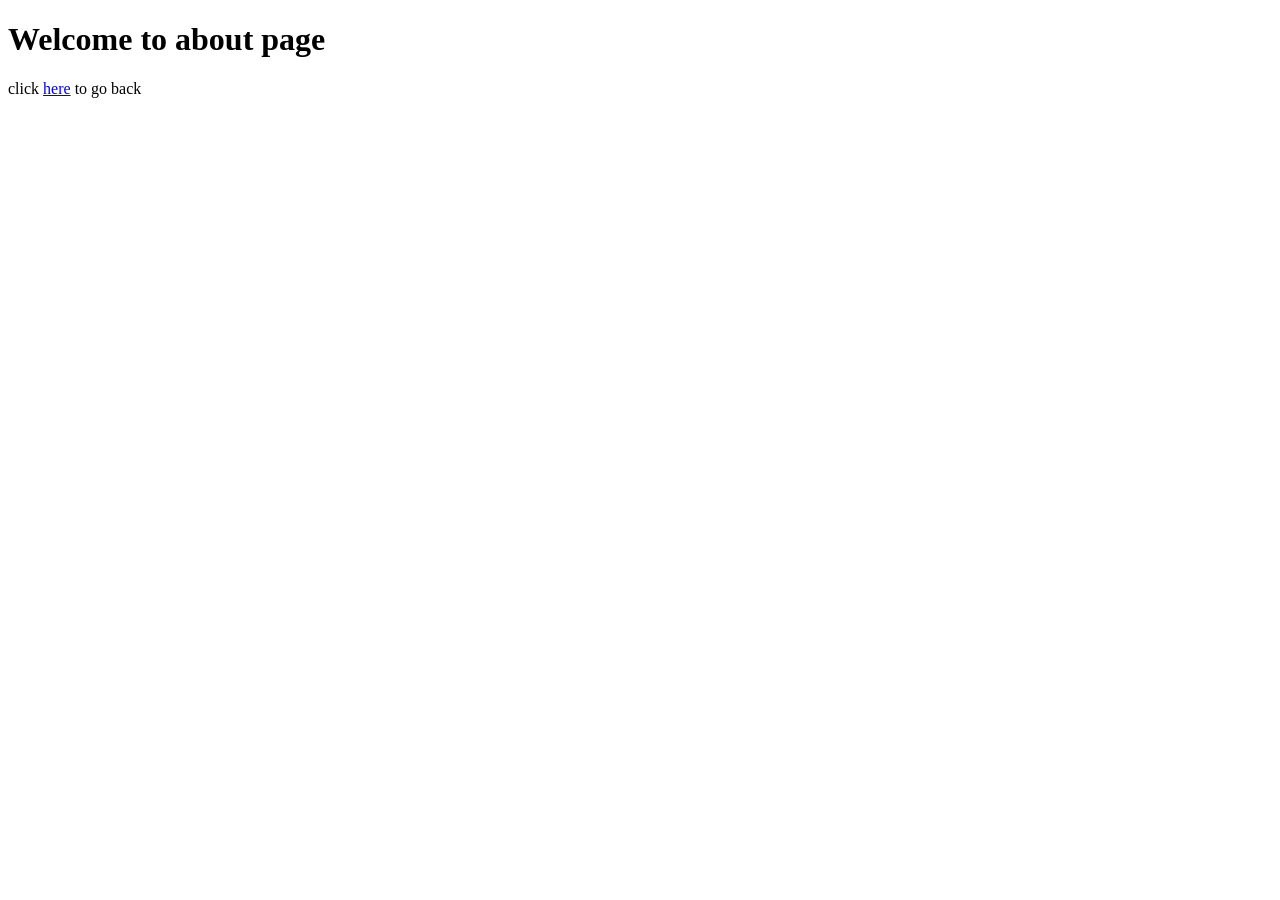
<file: about.html>
<!DOCTYPE html>
<html lang="en">

<head>
  <meta charset="UTF-8">
  <meta name="viewport" content="width=device-width, initial-scale=1.0">
  <title>Document</title>
</head>

<body>
  <h1>Welcome to about page</h1>

  <p>click <a href="index.html"> here</a>  to go back</p>

</body>

</html>
</file>
<file: styles.css>
body {
  background-color: beige;
}

h1 {
  color: white;
  background: blue;
}

h1 .first {
  color: chocolate;
}

h1:first-child {
  color: blueviolet;
}

#first {
  color:blue;
}






.button {
  border-radius: 2em;
  background-color: black;
  color: white;

  /* padding-bottom: 4px;
  padding-left: 12px;
  padding-right: 12px;
  padding-top: 2px; */

  /* padding:10px; */

  padding: 4px 12px;


  /* padding: 10px; == l-10 r-10 t-10 b-10  */

  /* px, em, rem, % */
}
</file>
<file: car_website/styles/style.css>
/* resetting the page */
*, *::before, *::after {
  margin: 0;
  padding: 0;
  box-sizing: border-box;
}

/* declaring my colours */
:root {
  --cream: #f5f0e8;
  --ivory: #ede8dc;
  --dark: #0d0c0a;
  --carbon: #1a1917;
  --gold: #c9a84c;
  --gold-light: #e8c97a;
  --rust: #8b3a2a;
  --muted: #6b6560;
  --border: rgba(201,168, 76, 0.25);
}

html {
  scroll-behavior: smooth;
}

body {
  background : var(--dark) ;
  color: var(--cream);
  /* Use any font family as you deem fit */
  font-family: 'Segoe UI', Tahoma, Geneva, Verdana, sans-serif; 
  overflow-x: hidden;
  /* cursor: none; */
}

/* nav styles starts here */

nav {
  position: fixed;
  top: 0;
  left: 0;
  right: 0;
  z-index: 100;
  display: flex;
  align-items: center;
  justify-content: space-between;
  padding: 8px 60px;
  margin-top: 1rem;
  /* width: 100%; */
  text-decoration: none;
  /* background: linear-gradient( to top, var(--gold-light) , transparent 100%); */
}

.nav-links {
  display: flex;
  gap: 48px;
  list-style: none;
}

.nav-logo {
  color: var(--gold);
  font-family: 'Trebuchet MS', 'Lucida Sans Unicode', 'Lucida Grande', 'Lucida Sans', Arial, sans-serif;
  letter-spacing: 0.2em;
  font-size: 1.5em;
  text-decoration: none;
}

.nav-links a {
  text-decoration: none;
  color: var(--cream);
  font-size: 1rem;
  letter-spacing: 0.2em;
  opacity: 0.9;
  transition: opacity 0.2s ease-in-out;
}

.nav-links a:hover {
  opacity: 1;
  color: var(--gold);
}

.nav-cta {
  font-size: 0.75rem;
  letter-spacing: 0.2em;
  color: var(--dark);
  background: var(--gold);
  text-transform: uppercase;
  text-decoration: none;
  padding: 10px 24px;
  border-radius: 4px;
}

.nav-cta:hover {
  background: #e8c97a;
}

/* navigation ends here */

/* hero styles starts here */

.hero {
  min-height: 100vh;
  position: relative;
  display: flex;
  align-items: flex-end;
  overflow: hidden;
  padding: 0 60px 80px;
}

.hero-bg {
  position: absolute;
  inset: 0;
  background: radial-gradient(eclipse 80% 60% at 70% 50%, rgba(139, 58, 42, 0.12) 0%, transparent 60%), radial-gradient(eclipse 50% 80% at 80% 20%, rgba(201, 168, 76, 0.06) 0%, transparent 60%), linear-gradient(135deg, #0d0c0a 0%, #1a1917 50%, #0d0c0a);
}

.hero-grid {
  position: absolute;
  inset: 0;
  background-image: linear-gradient(rgba(201,168,76,0.04) 1px, transparent 1px), linear-gradient(90deg, rgba(201,168,76,0.04) 1px, transparent 1px);
  background-size: 80px 80px;
  mask-image: linear-gradient(to bottom, transparent 0%, black 30%, black 70%, transparent 100%);
}

.hero-car {
  position: absolute;
  right: -5%;
  top: 50%;
  transform: translateY(-50%);
  width: 65%;
  animation: jump 6s ease-in-out infinite;
}

@keyframes jump {
  0%, 100% {
    transform: translateY(-50%) translateX(0);
  }
  50% {
    transform: translateY(-52%) translateX(-8px);
  }
}

.hero-car svg {
  width: 100%;
  height: auto;
  filter: drop-shadow(0 40px 80px rgba(139,58,42,0.3)) drop-shadow(0 0 120px rgba(201,168,76,0.08));
}

.hero-tag {
  position: absolute;
  top: 48px;
  left: 60px;
  font-family: Verdana, Geneva, Tahoma, sans-serif;
  font-size: 0.6rem;
  letter-spacing: 0.3em;
  color: var(--gold);
  text-transform: uppercase;
  writing-mode: vertical-rl;
  transform: rotate(180deg);
  opacity: 0.6;
}

.hero-content {
  position: relative;
  z-index: 2;
  max-width: 580px;
}

.hero-eyebrow {
  font-family: 'Trebuchet MS', 'Lucida Sans Unicode', 'Lucida Grande', 'Lucida Sans', Arial, sans-serif;
  font-size: 0.65rem;
  letter-spacing: 0.35em;
  color: var(--gold);
  text-transform: uppercase;
  margin-bottom: 20px;
  display: flex;
  align-items: center;
  gap: 16px;
}

.hero-eyebrow::before {
  content: '';
  width: 40px;
  height: 1px;
  background: var(--gold);
}

.hero-title {
  font-family: 'Gill Sans', 'Gill Sans MT', Calibri, 'Trebuchet MS', sans-serif;
  font-size: clamp(5rem, 9vw, 10rem);
  line-height: 0.9;
  margin-bottom: 30px;
}

.hero-title em {
  display: block;
  font-family: Georgia, 'Times New Roman', Times, serif;
  font-style: italic;
  font-size: 0.45em;
  font-weight: 300;
  letter-spacing: 0.08em;
  color: var(--gold-light);
  padding-left: 4px;
}

.hero-desc {
  font-size: 1.1rem;
  line-height: 1.8;
  color: var(--ivory);
  max-width: 420px;
  margin-bottom: 48px
}

.hero-actions {
  display: flex;
  gap: 24px;
  align-items: center;
}

.btn-primary {
  font-size: 0.65rem;
  letter-spacing: 0.2em;
  text-transform: uppercase;
  color: var(--dark);
  background: var(--gold);
  padding: 16px 32px;
  text-decoration: none;
  border-radius: 4px;
  transition: all 0.3s;
  position: relative;
  overflow: hidden;
}

.btn-primary::after {
  content: '';
  position: absolute;
  inset: 0;
  background: var(--gold-light);
  transform: translateX(-100%);
  transition: transform 0.3s ease;
}

.btn-primary:hover::after {
  transform: translateX(0);
}

.btn-primary span {
  position: relative;
  z-index: 1;
}

.btn-secondary {
  font-size: 0.65rem;
  letter-spacing: 0.2em;
  text-transform: uppercase;
  color: var(--cream);
  text-decoration: none;
  display: flex;
  align-items: center;
  gap: 10px;
  opacity: 0.7;
  transition: opacity 0.2s;
}

.btn-secondary:hover {
  opacity: 1;
}

.btn-secondary::before {
  content: '->';
  font-size: 1rem;
  color: var(--gold);
}


.hero-stats {
  position: absolute;
  right: 60px;
  bottom: 80px;
  display: flex;
  gap: 48px;
  z-index: 2;
}

.stat-item {
  text-align: center;
}

.stat-num {
  font-family: 'Trebuchet MS', 'Lucida Sans Unicode', 'Lucida Grande', 'Lucida Sans', Arial, sans-serif;
  font-size: 2.8rem;
  letter-spacing: 0.05em;
  color: var(--gold);
  display: block;
  line-height: 1;
}

.stat-label {
  font-size: 0.55rem;
  letter-spacing: 0.2em;
  text-transform: uppercase;
  color: var(--muted);
  margin-top: 4px;
  display: block;
}

/* hero styles ends here */


/* marquee starts here */

.marquee-strip {
  background: var(--gold);
  padding: 14px 0;
  overflow: hidden;
  white-space: nowrap;
}

.marquee-inner {
  display: inline-flex;
  animation: marquee 20s linear infinite;
}

.marquee-item {
  font-size: 1.1rem;
  letter-spacing: 0.2em;
  color: var(--dark);
  padding: 0 40px;
}

.marquee-dot {
  color: var(--rust);
}

@keyframes marquee {
  from { transform: translateX(0);}
  to { transform: translateX(-50%);}
}

/* marquee ends here */

/* car model starts here  */

.models {
  background: var(--carbon);
  padding: 120px 60px;
}

.section-header {
  display: flex;
  justify-content: space-between;
  align-items: flex-end;
  margin-bottom: 70px;
  padding-bottom: 30px;
  border-bottom: 1px solid var(--border);
}

.section-label{
  font-size: 0.6rem;
  letter-spacing: 0.35em;
  color: var(--gold);
  text-transform: uppercase;
  margin-bottom: 14px;
  display: flex;
  align-items: center;
  gap: 12px;
}

.section-label::before {
  content: '';
  width: 30px;
  height: 1px;
  background: var(--gold);
}

.section-title{
  font-family: 'Trebuchet MS', 'Lucida Sans Unicode', 'Lucida Grande', 'Lucida Sans', Arial, sans-serif;
  font-size: clamp(3rem, 5vw, 5.5rem);
  letter-spacing: 0.05em;
}

.section-link{
  font-size: 0.65rem;
  letter-spacing: 0.3em;
  color: var(--gold);
  text-decoration: none;
  display: flex;
  align-items: center;
  gap: 8px;
  opacity: 0.8;
  transition: opacity 0.2s;
}

.section-link:hover {
  opacity: 1;
}

.models-grid {
  /* margin-top: 72px;  */
  border: none;
  display: grid;
  grid-template-columns: repeat(3, 1fr);
  gap: 2px; 
}

.model-card {
  position: relative;
  background: var(--dark);
  overflow: hidden;
}

.model-card:first-child {
  grid-row: span 2;
}

.model-visual {
  height: 240px;
  position: relative;
  overflow: hidden;
  display: flex;
  align-items: center;
  justify-content: center;
}

.model-card:first-child .model-visual {
  height: 340px;
}

.model-bg {
  position: absolute;
  inset: 0;
  transition: transform 0.6s ease;
}

.model-card:hover .model-bg {
  transform: scale(1.05);
}

.bg-1 {
  background: radial-gradient(eclipse at 40% 60%, rgba(139, 58, 42, 0.3) 0%, rgba(13, 12,10,1) 70%);
}

.bg-2 {
  background: radial-gradient(eclipse at 60% 40%, rgba(201, 168, 76, 0.3) 0%, rgba(13, 12,10,1) 70%);
}

.bg-3 {
  background: radial-gradient(eclipse at 50% 50%, rgba(139, 58, 42, 0.3) 0%, rgba(13, 12,10,1) 70%);
}

.bg-4 {
  background: radial-gradient(eclipse at 30% 60%, rgba(139, 58, 42, 0.3) 0%, rgba(13, 12,10,1) 70%);
}

.bg-5 {
  background: radial-gradient(eclipse at 70% 40%, rgba(139, 58, 42, 0.3) 0%, rgba(13, 12,10,1) 70%);
}

.another-class {
  width: 90%; 
  position:relative;
  z-index:1;
  width: 85%;
  height: 100%;

}

.model-info {
  padding: 28px 32px 32px;
  border-top: 1px solid var(--border);
}

.model-badge {
  font-size: 0.55rem;
  letter-spacing: o.3em;
  color: var(--gold);
  text-transform: uppercase;
  margin-bottom: 8px;
}

.model-name {
  font-size: 2rem;
  letter-spacing: 0.08em;
  margin-bottom: 8px;
}

.model-tagline {
  font-size: 0.95rem;
  color: var(--gold-light);
  font-style: italic;
  margin-bottom: 20px;
}

.model-specs {
  display: flex;
  gap: 28px;
  margin-bottom: 24px;
}

.spec-val{
  font-size: 1.4rem;
  color: var(--gold);
  letter-spacing: 0.05em;
}

.spec-key{
  font-size: 0.5rem;
  letter-spacing: 0.2em;
  color: var(--muted);
  text-transform: uppercase;
  margin-top: 2px;
}

.model-price{
  display: flex;
  justify-content: space-between;
  align-items: center;
  padding-top: 20px;
  border-top: 1px solid var(--border);
  text-transform: uppercase;
}

.price-label{
  font-size: 1.4rem;
  letter-spacing: 0.2em;
  color: var(--muted);
}

.price-val{
  font-size: 1.4rem;
  font-weight: bolder;
  color: var(--cream);
}

.price-btn{
  font-size: 0.55rem;
  letter-spacing: 0.15em;
  color: var(--gold);
  background: var(--muted);
  padding: 8px 18px;
  text-decoration: none;
  border-radius: 5px;
}

.price-btn:hover {
  background: var(--gold-light);
  color: var(--dark);
}

/* car model ends here  */

/* Testimonial Section starts here */

.testimonial-section{
  background: var(--gold);
  padding: 80px 120px;
  display: flex;
  align-items: center;
  gap: 80px;
}

.quote-mark{
  font-family: Georgia, 'Times New Roman', Times, serif;
  font-size: 10rem;
  color: var(--dark);
  opacity: 0.65;
  line-height: 0.5;
  flex-shrink: 0;
}

.testimonial-text{
  font-family: Georgia, 'Times New Roman', Times, serif;
  font-size: clamp(1.5rem, 2.5vw, 2.2rem);
  font-style: italic;
  font-weight: bold;
  color: var(--dark);
  line-height: 1.5;
  flex-shrink: 0;
}

.testimonial-author{
  display: flex;
  align-items: center;
  gap: 16px;
  margin-top: 15px;
}

.author-avatar{
  width: 48px;
  height: 48px;
  background: var(--rust);
  border-radius: 50%;
  display: flex;
  align-items: center;
  justify-content: center;
  font-size: 1.2rem;
  color: var(--cream);
  font-weight: bold;
}

.author-name{
  font-size: 0.65rem;
  letter-spacing: 0.2em;
  color: var(--dark);
  font-weight: bolder;
}

.author-title{
  font-size: 0.55rem;
  letter-spacing: 0.15em;
  color: var(--carbon);
}

/* Testimonial Section end here */

/* Footer section starts here */

footer {
  background: var(--dark);
  padding: 80px 60px 40px;
  border-top: 1px solid var(--border);
}

.footer-top {
  display: grid;
  grid-template-columns: 2fr 1fr 1fr 1fr;
  gap: 60px;
  margin-bottom: 60px;
}

.footer-brand .nav-logo{
  font-size: 2.4rem;
  display: block;
  margin-bottom: 20px;
}

.footer-tagline {
  font-size: 1rem;
  font-style: italic;
  color: var(--gold-light);
  line-height: 1.7;
  max-width: 260px;
}

.footer-col h5{
  font-size: 0.6rem;
  letter-spacing: 0.3em;
  color: var(--gold);
  text-transform: uppercase;
  margin-bottom: 20px;
}

.footer-col ul{
  list-style: none;
}

.footer-col ul li {
  margin-bottom: 10px;
}

.footer-col ul a {
  font-size: 0.95rem;
  color: var(--gold-light);
  text-decoration: none;
  transition: color 0.2s;
}

.footer-col ul a:hover {
  color: var(--gold);
}

.footer-bottom {
  display: flex;
  justify-content: space-between;
  align-items: center;
  padding-top: 30px;
  border-top: 1px solid var(--border);
}

.footer-copy {
  font-size: 0.55rem;
  letter-spacing: 0.15em;
  color: var(--muted);
}

.footer-socials {
  display: flex;
  gap: 20px;
}

.social-link {
  font-size: 0.55rem;
  letter-spacing: 0.2em;
  text-transform: uppercase;
  color: var(--muted);
  text-decoration: none;
  transition: color 0.2s;
}

.social-link:hover {
  color: var(--gold);
}

/* Footer section ends here */

/* animations starts here */
.fade-up {
  opacity:  0;
  transform: translateY(30px);
  transition: opacity 0.8s ease, transform 0.8s ease;
}
/* animations ends here */
</file>
<file: form_class/style.css>
*,
*::before,
*::after {
  margin: 0;
  padding: 0;
  box-sizing: border-box;
  font-family: "Helvetica Neue", Helvetica, Arial, sans-serif;
}

body {
  min-height: 100vh;
  padding: 14px 10px 20px;
  color: #111111;
  background: #101010;
}

.head {
  color: #ffffff;
  text-align: center;
  font-size: 1rem;
}

h1 {
  text-align: center;
  font-size: 1rem;
  color: #000;
}

.form-container {
  display: flex;
  flex-direction: column;
  gap: 2rem;
  margin: 0 auto;
  max-width: 600px;
  padding: 1rem;
}

.personal-info-section, .ext-contact-section, .account-section, .password-section {
  display: flex;
  flex-direction: column;
  gap: 1rem;
  background-color: #fff;
  border-radius: 1rem;
  padding: 1rem;
}

input, select, textarea, button {
  padding: .5rem;

}

.form-group {
  display: grid;
  gap: .3rem;
}

.hide {
  display: none;
}

@media (width > 600px) {

  body {
    background-color: rgb(226, 169, 169);
  }

  .form-container {
    display: grid;
    grid-template-columns: repeat(2, 1fr);
    max-width: 900px;
    /* justify-content: center;
    align-items: center; */
    margin: 0 auto;
  }

  .button {
    grid-auto-flow: column;
    grid-column: span 2;
    padding: 1rem;
  }
  
}

@media (width > 1025px) {
  .hide {
    display: block;
  }

  button {
    background-color: #000000;
    color: #ffffff;
    border-radius: 1rem;
  }
}
</file>
<file: portfolio_card/style.css>
*,
*::before,
*::after {
  margin: 0;
  padding: 0;
  box-sizing: border-box;
  font-family: Verdana, Geneva, Tahoma, sans-serif;
}

h1 {
  margin-bottom: 1rem;
  font-size: x-large;
  text-transform: uppercase;
  text-align: center;
  padding: 10px 0;
}

.card-grid {
  display: grid;
  grid-column: 1;
}

.card {
  display: flex;
  width: 100%;
  flex-direction: column;
  border: 2px;
  padding: 10px;
  /* height: 50dvh; */
}

.card-image {
  height: 300px;
  object-fit: cover;
  /* contain, fit */
  border-radius: 20px 20px 0px 0px;

}

.card-description {
  color: white;
  padding: 10px;
  background-color: #09818e;
  line-height: 1.5rem;
  /* border-top-color: white; */
  border-top: 1px solid white;
}

.card-name {
  font-size: 1.2rem;
  margin-bottom: .1em;
}

.card-title {
  font-style: italic;
  font-size: .8rem;
  font-weight: 600;
  margin-bottom: .4em;
}

.card-bio {
  text-align: justify;

}

@media (min-width > 600px) and (max-width < 1025px) {

  .card {
    flex-direction: row;
  }

  .card-image {
    height: 350px;
    object-fit: contain;
    /* contain, fit */
    border-radius: 20px 0px 0px 20px;
  }

  .card-description {
    border-left: 1.5px solid white;
  }
}

@media (width >=1025px) {}
</file>
<file: responsive_design/style.css>
html {
  background-color: gray;
  /* text-align: center; */
}


.yellow {
  height: 200px;
  width: 200px;
  background-color: yellow;
}

.blue {
  height: 200px;
  width: 200px;
  background-color: blue;
}

.black {
  height: 200px;
  width: 200px;
  background-color: black;
}

.red {
  height: 200px;
  width: 200px;
  background-color: red;
}


.desktop{
  display: flex;
  justify-content: center;
  align-items: center;
  gap: 30px;
  margin-bottom: 30px;
}

.mobile {
  display: none;
  justify-content: center;
  align-items: center;
  gap: 30px;
}




/* phone mobile design starts here */
@media (max-width: 600px) {

  html {
    background-color: whitesmoke;
  }

  .desktop {
    display: none;
  }

  .mobile {
    display: flex;
  }


}
</file>
